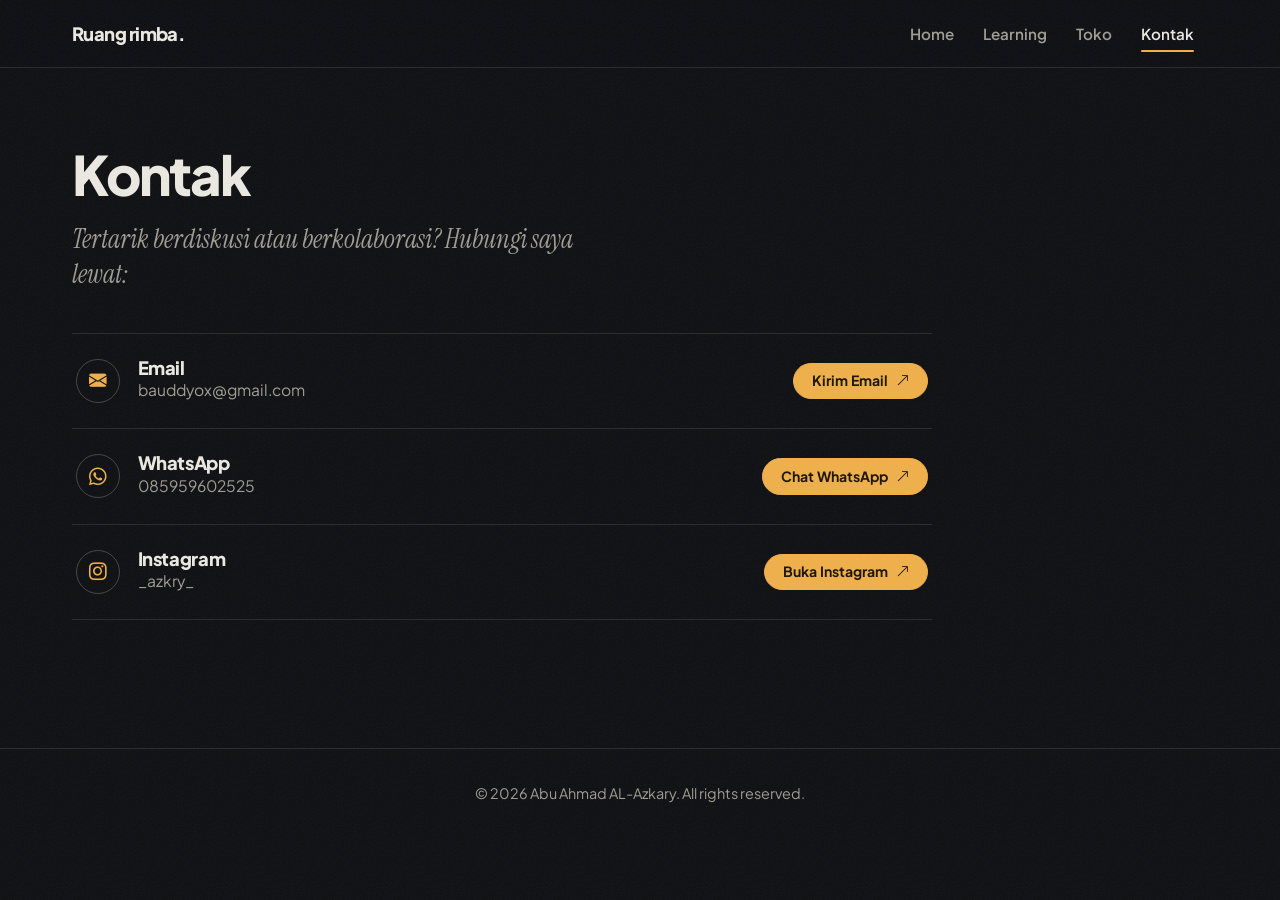
<file: kontak.html>
<!DOCTYPE html>
<html lang="id" data-bs-theme="dark">
<head>
  <meta charset="UTF-8">
  <meta name="viewport" content="width=device-width, initial-scale=1.0">
  <title>Kontak | Abu Ahmad Al-Azkary</title>
  <link href="https://cdn.jsdelivr.net/npm/bootstrap@5.3.3/dist/css/bootstrap.min.css" rel="stylesheet">
  <link rel="preconnect" href="https://fonts.googleapis.com">
  <link rel="preconnect" href="https://fonts.gstatic.com" crossorigin>
  <link href="https://fonts.googleapis.com/css2?family=Instrument+Serif:ital@0;1&family=Plus+Jakarta+Sans:wght@400;500;600;700;800&display=swap" rel="stylesheet">
  <link href="https://cdn.jsdelivr.net/npm/bootstrap-icons@1.11.3/font/bootstrap-icons.min.css" rel="stylesheet">
  <link rel="stylesheet" href="style.css">
  <meta name="theme-color" content="#0e0f12">
  <script>document.documentElement.classList.add("js");</script>
</head>
<body>
    <nav class="navbar navbar-expand-md sticky-top custom-navbar" data-bs-theme="dark">
      <div class="container">
        <a class="navbar-brand logo" href="index.html">Ruang rimba.</a>

        <button class="navbar-toggler" type="button"
                data-bs-toggle="collapse" data-bs-target="#menu"
                aria-controls="menu" aria-expanded="false" aria-label="Buka menu">
          <span class="navbar-toggler-icon"></span>
        </button>

        <div class="collapse navbar-collapse" id="menu">
          <ul class="navbar-nav ms-auto">
            <li class="nav-item"><a class="nav-link" href="index.html">Home</a></li>
            <li class="nav-item"><a class="nav-link" href="learning.html">Learning</a></li>
            <li class="nav-item"><a class="nav-link" href="toko.html">Toko</a></li>
            <li class="nav-item"><a class="nav-link" href="kontak.html">Kontak</a></li>
          </ul>
        </div>
      </div>
    </nav>

    <main class="container py-5">
        <h1 class="title">Kontak</h1>
        <p class="kontak-lead">Tertarik berdiskusi atau berkolaborasi? Hubungi saya lewat:</p>

        <div class="contact-list">

            <div class="contact-row">
                <span class="contact-icon"><i class="bi bi-envelope-fill"></i></span>
                <div>
                    <h2>Email</h2>
                    <p>bauddyox@gmail.com</p>
                </div>
                <a href="mailto:bauddyox@gmail.com" class="btn btn-info btn-sm">Kirim Email <i class="bi bi-arrow-up-right"></i></a>
            </div>

            <div class="contact-row">
                <span class="contact-icon"><i class="bi bi-whatsapp"></i></span>
                <div>
                    <h2>WhatsApp</h2>
                    <p>085959602525</p>
                </div>
                <a href="https://wa.me/6285959602525" target="_blank" rel="noopener" class="btn btn-info btn-sm">Chat WhatsApp <i class="bi bi-arrow-up-right"></i></a>
            </div>

            <div class="contact-row">
                <span class="contact-icon"><i class="bi bi-instagram"></i></span>
                <div>
                    <h2>Instagram</h2>
                    <p>_azkry_</p>
                </div>
                <a href="https://instagram.com/_azkry_" target="_blank" rel="noopener" class="btn btn-info btn-sm">Buka Instagram <i class="bi bi-arrow-up-right"></i></a>
            </div>

        </div>
    </main>

  <footer>
    <p>&copy; 2026 Abu Ahmad AL-Azkary. All rights reserved.</p>
  </footer>
  <script src="https://cdn.jsdelivr.net/npm/bootstrap@5.3.3/dist/js/bootstrap.bundle.min.js"></script>
  <script src="script.js"></script>
</body>
</html>
</file>
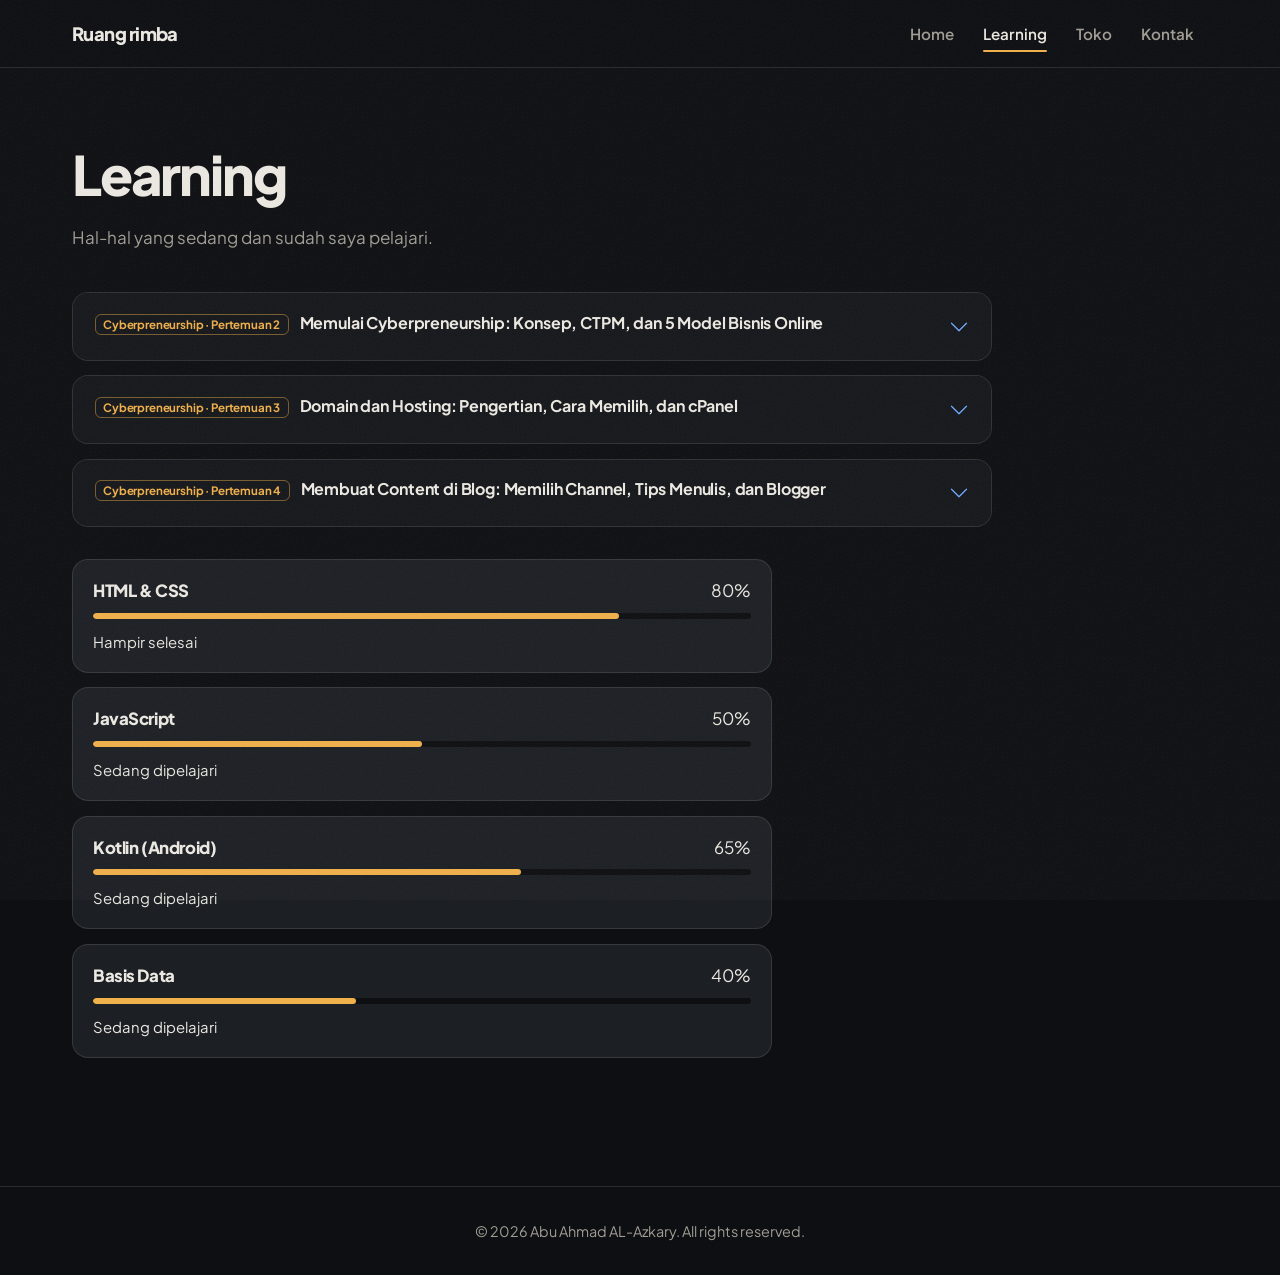
<file: learning.html>
<!DOCTYPE html>
<html lang="id" data-bs-theme="dark">
<head>
  <meta charset="UTF-8">
  <meta name="viewport" content="width=device-width, initial-scale=1.0">
  <title>Learning: Catatan Kuliah Cyberpreneurship, Domain, dan Hosting | Ruang Rimba</title>
  <meta name="description" content="Kumpulan ringkasan materi kuliah Cyberpreneurship: konsep bisnis online, rumus CTPM, model bisnis online, domain, hosting, dan cPanel.">
  <meta name="keywords" content="cyberpreneurship, bisnis online, CTPM, domain, hosting, cPanel, softaculous, affiliate marketing">
  <link rel="canonical" href="https://dyox.my.id/learning.html">
  <meta property="og:title" content="Learning: Catatan Kuliah Cyberpreneurship, Domain, dan Hosting">
  <meta property="og:description" content="Catatan belajar Cyberpreneurship: dari konsep dasar sampai 5 model bisnis online.">
  <meta property="og:type" content="article">
  <link href="https://cdn.jsdelivr.net/npm/bootstrap@5.3.3/dist/css/bootstrap.min.css" rel="stylesheet">
  <link rel="preconnect" href="https://fonts.googleapis.com">
  <link rel="preconnect" href="https://fonts.gstatic.com" crossorigin>
  <link href="https://fonts.googleapis.com/css2?family=Instrument+Serif:ital@0;1&family=Plus+Jakarta+Sans:wght@400;500;600;700;800&display=swap" rel="stylesheet">
  <link rel="stylesheet" href="style.css">
  <meta name="theme-color" content="#0e0f12">
  <script>document.documentElement.classList.add("js");</script>
</head>
<body>
    <nav class="navbar navbar-expand-md sticky-top custom-navbar" data-bs-theme="dark">
      <div class="container">
        <a class="navbar-brand logo" href="index.html">Ruang rimba</a>

        <button class="navbar-toggler" type="button"
                data-bs-toggle="collapse" data-bs-target="#menu"
                aria-controls="menu" aria-expanded="false" aria-label="Buka menu">
          <span class="navbar-toggler-icon"></span>
        </button>

        <div class="collapse navbar-collapse" id="menu">
          <ul class="navbar-nav ms-auto">
            <li class="nav-item"><a class="nav-link" href="index.html">Home</a></li>
            <li class="nav-item"><a class="nav-link" href="learning.html">Learning</a></li>
            <li class="nav-item"><a class="nav-link" href="toko.html">Toko</a></li>
            <li class="nav-item"><a class="nav-link" href="kontak.html">Kontak</a></li>
          </ul>
        </div>
      </div>
    </nav>

  <main class="section">
    <h1 class="title">Learning</h1>
    <p class="desc">Hal-hal yang sedang dan sudah saya pelajari.</p>

    <div class="accordion" id="learning-accordion">

      <!-- ===== MATERI 1: Cyberpreneurship Pertemuan 2 ===== -->
      <div class="accordion-item">
        <h2 class="accordion-header">
          <button class="accordion-button collapsed" type="button"
                  data-bs-toggle="collapse" data-bs-target="#materi-cyber-p2"
                  aria-expanded="false" aria-controls="materi-cyber-p2">
            <span>
              <span class="badge text-bg-primary me-2">Cyberpreneurship · Pertemuan 2</span>
              Memulai Cyberpreneurship: Konsep, CTPM, dan 5 Model Bisnis Online
            </span>
          </button>
        </h2>

        <div id="materi-cyber-p2" class="accordion-collapse collapse" data-bs-parent="#learning-accordion">
          <div class="accordion-body">

            <p class="text-muted small">
              Ringkasan modul mata kuliah Cyberpreneurship (KP225), Fakultas Teknologi Informasi,
              Universitas Budi Luhur. Ditulis ulang dengan bahasa sendiri sebagai catatan belajar.
            </p>

            <!-- 1. Konsep -->
            <section id="cp-konsep" class="mb-4">
              <h3 class="h5">1. Apa Itu Cyberpreneurship?</h3>
              <p>
                Kalau <strong>entrepreneur</strong> adalah orang yang menjalankan bisnis secara sistematis
                sampai menghasilkan pemasukan, maka <strong>cyberpreneur</strong> adalah orang yang
                menjalankan bisnis <strong>online</strong> dengan cara yang sama. Jadi bedanya ada di medianya:
                bisnisnya berjalan lewat internet, misalnya website, blog, atau media sosial.
              </p>
              <p class="mb-1">Istilah lain yang artinya mirip:</p>
              <ul>
                <li>Infopreneur</li>
                <li>Internet business / online business</li>
                <li>Googlepreneur</li>
                <li>Wirausaha online</li>
              </ul>
              <p class="mb-1">Beberapa fakta tentang pebisnis online:</p>
              <ul class="mb-0">
                <li>Memakai website atau media sosial sebagai sumber penghasilan.</li>
                <li>Berusaha agar websitenya muncul di 10 besar hasil pencarian Google.</li>
                <li>Berusaha mengumpulkan banyak follower di Facebook, Instagram, dan YouTube.</li>
                <li>Penghasilan paling sering datang dari Google AdSense, jualan online, dan affiliate marketing.</li>
                <li>Butuh waktu yang tidak sebentar untuk bisa berhasil.</li>
              </ul>
            </section>

            <!-- 2. Googlepreneur -->
            <section id="cp-googlepreneur" class="mb-4">
              <h3 class="h5">2. Googlepreneur dan Tools Google untuk Bisnis Online</h3>
              <p>
                <strong>Googlepreneur</strong> adalah orang yang mendapat penghasilan dengan memanfaatkan
                layanan Google. Pemasukannya ada dua jenis: <em>langsung</em> (dibayar Google lewat AdSense)
                dan <em>tidak langsung</em> (membawa banyak calon pembeli ke toko online, situs lelang,
                situs pendidikan, dan sejenisnya).
              </p>
              <div class="table-responsive">
                <table class="table table-bordered table-sm align-middle">
                  <thead>
                    <tr><th scope="col">Tools Google</th><th scope="col">Kegunaan untuk bisnis online</th></tr>
                  </thead>
                  <tbody>
                    <tr><td>Google Search</td><td>Mencari tahu kompetitor dan sumber pengunjung</td></tr>
                    <tr><td>Google Keyword Planner</td><td>Mencari keyword yang banyak dicari untuk suatu niche</td></tr>
                    <tr><td>YouTube</td><td>Upload video dan cari inspirasi konten</td></tr>
                    <tr><td>Gmail</td><td>Layanan email</td></tr>
                    <tr><td>Blogger</td><td>Blog gratis</td></tr>
                    <tr><td>Google My Business</td><td>Mendaftarkan bisnis di Google Maps</td></tr>
                    <tr><td>Google Ads</td><td>Beriklan supaya promosi lebih cepat</td></tr>
                    <tr><td>Google Analytics</td><td>Melihat traffic website</td></tr>
                  </tbody>
                </table>
              </div>
            </section>

            <!-- 3. CTPM -->
            <section id="cp-ctpm" class="mb-4">
              <h3 class="h5">3. Rumus Sukses Cyberpreneur: CTPM</h3>
              <p>
                Menurut sitesell.com, ada empat tahap yang disingkat <strong>CTPM</strong>:
                <strong>C</strong>ontent, <strong>T</strong>raffic, <strong>P</strong>resell, dan
                <strong>M</strong>onetize.
              </p>
              <div class="row g-3">
                <div class="col-md-6">
                  <div class="border rounded p-3 h-100">
                    <h4 class="h6">Content</h4>
                    <p class="mb-0 small">
                      Isi dari website atau media sosial: blog, forum, video, galeri foto, postingan, dan lain-lain.
                      Konten bisa dibuat pemilik (contoh: blog di Blogspot, akun Instagram jktinfo)
                      atau dibuat member (contoh: OLX).
                    </p>
                  </div>
                </div>
                <div class="col-md-6">
                  <div class="border rounded p-3 h-100">
                    <h4 class="h6">Traffic</h4>
                    <p class="mb-0 small">
                      Pengunjung yang datang ke website atau media sosial. Sumbernya bisa dari search engine,
                      forum, iklan, email, affiliate, social network, dan paid promote. Konten yang menarik
                      biasanya otomatis mengundang pengunjung. Traffic bisa dipantau dengan tools seperti
                      ExtremeTracking dan Histats.
                    </p>
                  </div>
                </div>
                <div class="col-md-6">
                  <div class="border rounded p-3 h-100">
                    <h4 class="h6">Presell</h4>
                    <p class="mb-0 small">
                      Menulis tentang sesuatu yang ingin dipromosikan, misalnya rekomendasi, ulasan,
                      penjelasan, atau perbandingan produk (contoh: iPhone 5 vs Galaxy S3) dengan
                      link afiliasi di dalamnya.
                    </p>
                  </div>
                </div>
                <div class="col-md-6">
                  <div class="border rounded p-3 h-100">
                    <h4 class="h6">Monetize</h4>
                    <p class="mb-0 small">
                      Tahap mendapatkan uang, yaitu dari penjualan produk atau jasa langsung,
                      iklan AdSense, afiliasi, dan sebagainya.
                    </p>
                  </div>
                </div>
              </div>
            </section>

            <!-- 4. Langkah -->
            <section id="cp-langkah" class="mb-4">
              <h3 class="h5">4. Lima Langkah Menjadi Cyberpreneur</h3>
              <ol>
                <li class="mb-2">
                  <strong>Siapkan mindset bisnis online.</strong>
                  Tentukan motivasinya dulu (gaji kedua atau waktu yang lebih bebas), fokus di 1 sampai 2 model bisnis saja,
                  kuasai hal utama dan delegasikan yang sekunder, serta tetap konsisten walaupun sering gagal.
                </li>
                <li class="mb-2">
                  <strong>Pahami 5 model bisnis online</strong> lalu pilih yang menurut kita paling mudah (dibahas di bagian berikutnya).
                </li>
                <li class="mb-2">
                  <strong>Pilih topik atau niche.</strong>
                  Niche sebaiknya kita sukai dan punya komunitas pembeli. Kesalahan umum dalam memilih niche:
                  terlalu luas, tidak menguasai topiknya, tidak ada kompetisi, dan topik yang serba gratis.
                </li>
                <li class="mb-2">
                  <strong>Buat rencana bisnis (business plan).</strong>
                  Isinya: business summary, competition analysis, USP (unique selling proposition),
                  website development plan, content development plan, dan traffic generation plan.
                </li>
                <li>
                  <strong>Jalankan rumus CTPM</strong> dari Content sampai Monetize.
                </li>
              </ol>

              <h4 class="h6 mt-3">Contoh rencana bisnis dari modul</h4>
              <p class="small mb-0">
                Blog review produk best seller Amazon memakai Blogspot gratis (jadi tidak perlu beli hosting dan domain).
                Pendapatannya dari AdSense dan Amazon. Pembedanya (USP) adalah gambar produk yang lebih besar
                dibanding kompetitor. Kontennya 10 review produk per minggu, dan trafficnya ditargetkan dari
                search engine dengan memilih 50 keyword terbaik, membuat sekitar 50 halaman produk per bulan,
                serta menerapkan SEO on-page dan off-page.
              </p>
            </section>

            <!-- 5. Model bisnis -->
            <section id="cp-model" class="mb-4">
              <h3 class="h5">5. Lima Model Bisnis Online</h3>
              <div class="table-responsive">
                <table class="table table-bordered align-middle">
                  <thead>
                    <tr>
                      <th scope="col" style="width:28%">Model</th>
                      <th scope="col">Penjelasan singkat</th>
                    </tr>
                  </thead>
                  <tbody>
                    <tr>
                      <td><strong>Menjual produk sendiri</strong><br><span class="small text-muted">Sell your own product</span></td>
                      <td>Jual lewat toko online sendiri, media sosial, atau marketplace (Tokopedia, Bukalapak, Shopee).
                          Bisa juga produk digital seperti ebook, software, kursus, atau akses membership.</td>
                    </tr>
                    <tr>
                      <td><strong>Menjual keahlian</strong><br><span class="small text-muted">Sell your own skills</span></td>
                      <td>Menawarkan jasa seperti desain grafis, pembuatan website, programmer, penulis artikel,
                          transkrip, penerjemah, virtual assistant, konsultan SEO, atau pengelola iklan PPC.
                          Proyeknya bisa dicari di platform freelance seperti Freelancer.com.</td>
                    </tr>
                    <tr>
                      <td><strong>Affiliate marketing</strong><br><span class="small text-muted">Merekomendasikan produk</span></td>
                      <td>Memasarkan produk pihak lain dan dapat komisi dari tiap penjualan lewat link afiliasi.
                          Ada 3 jenis komisi: <em>Pay Per Sale</em> (per penjualan), <em>Pay Per Lead</em> (per pendaftaran),
                          dan <em>Pay Per Action</em> (per tindakan, misalnya install aplikasi).
                          Strateginya bisa lewat blog review, perbandingan produk, ranking/directory, atau info kupon.</td>
                    </tr>
                    <tr>
                      <td><strong>Contextual advertising</strong><br><span class="small text-muted">Membuat ruang iklan</span></td>
                      <td>Fokus mendapat penghasilan dari iklan yang terpasang di website, misalnya Google AdSense.
                          Cocok untuk blog berita, blog review, forum, portal berita, social network, marketplace, atau e-learning.</td>
                    </tr>
                    <tr>
                      <td><strong>Site flipping</strong><br><span class="small text-muted">Menjual aset online</span></td>
                      <td>Menjual website, akun media sosial, atau aplikasi yang sudah menghasilkan. Nilai jualnya naik kalau
                          penghasilan bulanannya ada, banyak keyword masuk 10 besar, pengunjung ribuan, follower banyak,
                          dan mudah dirawat.</td>
                    </tr>
                  </tbody>
                </table>
              </div>
            </section>

            <!-- 6. Kesimpulan -->
            <section id="cp-kesimpulan" class="mb-3">
              <h3 class="h5">6. Kesimpulan</h3>
              <p class="mb-0">
                Dari materi ini saya menangkap bahwa bisnis online bukan soal cepat kaya, tetapi soal proses yang sistematis.
                Google punya banyak tools yang membantu, rumus CTPM jadi panduan alurnya, dan ada 5 model bisnis yang bisa
                dipilih sesuai kemampuan. Kuncinya: pilih niche yang disukai, fokus di satu atau dua model, dan konsisten.
              </p>
            </section>

            <footer class="border-top pt-3 small text-muted">
              <p class="mb-1"><strong>Sumber:</strong> Modul Perkuliahan #2 "Memulai Cyberpreneurship", Cyberpreneurship KP225,
                Fakultas Teknologi Informasi Universitas Budi Luhur (Wahyu Pramusinto, S.Kom, M.Kom dan Subandi, S.Kom, M.Kom).</p>
              <p class="mb-0"><strong>Referensi modul:</strong> Sukarto &amp; Santoso (2008), <em>Sukses Berbisnis di Internet dalam 29 Hari</em>,
                Gramedia Pustaka Utama; Paulsen (2017), <em>Online Business From Scratch</em>.</p>
            </footer>

          </div>
        </div>
      </div>
      <!-- ===== AKHIR MATERI 1 ===== -->

            <!-- ===== MATERI 2: Cyberpreneurship Pertemuan 3 ===== -->
      <div class="accordion-item">
        <h2 class="accordion-header">
          <button class="accordion-button collapsed" type="button"
                  data-bs-toggle="collapse" data-bs-target="#materi-cyber-p3"
                  aria-expanded="false" aria-controls="materi-cyber-p3">
            <span>
              <span class="badge text-bg-primary me-2">Cyberpreneurship · Pertemuan 3</span>
              Domain dan Hosting: Pengertian, Cara Memilih, dan cPanel
            </span>
          </button>
        </h2>

        <div id="materi-cyber-p3" class="accordion-collapse collapse" data-bs-parent="#learning-accordion">
          <div class="accordion-body">

            <p class="text-muted small">
              Ringkasan modul mata kuliah Cyberpreneurship (KP225), Fakultas Teknologi Informasi,
              Universitas Budi Luhur. Ditulis ulang dengan bahasa sendiri sebagai catatan belajar.
            </p>

            <!-- 1. Domain -->
            <section id="dh-domain" class="mb-4">
              <h3 class="h5">1. Apa Itu Domain?</h3>
              <p>
                <strong>Domain</strong> adalah nama alamat sebuah website di internet, contohnya
                google.com atau budiluhur.ac.id. Awalnya komputer diakses lewat IP Address berupa angka.
                Lalu <strong>DNS</strong> mengubah angka itu menjadi nama yang mudah diingat. Hanya IP Public
                yang bisa diakses lewat internet.
              </p>

              <h4 class="h6">Original Top Level Domain (TLD)</h4>
              <ul>
                <li><strong>.com</strong>: komersial (terbuka untuk umum)</li>
                <li><strong>.org</strong>: organisasi (terbuka untuk umum)</li>
                <li><strong>.net</strong>: network (terbuka untuk umum)</li>
                <li><strong>.edu</strong>: pendidikan</li>
                <li><strong>.mil</strong> dan <strong>.gov</strong>: militer dan pemerintahan (khusus USA)</li>
              </ul>

              <h4 class="h6">Country Code TLD (ccTLD)</h4>
              <p>
                Tiap negara punya ekstensi sendiri, misalnya <strong>.id</strong> (Indonesia),
                .my (Malaysia), .sg (Singapura), .jp (Jepang), .kr (Korea Selatan), .au (Australia),
                .uk (Inggris), .us (USA), .de (Jerman), .fr (Perancis), .in (India), dan .th (Thailand).
              </p>

              <h4 class="h6">Ekstensi domain .id</h4>
              <div class="table-responsive">
                <table class="table table-bordered table-sm align-middle">
                  <thead>
                    <tr>
                      <th scope="col">Ekstensi</th>
                      <th scope="col">Untuk</th>
                      <th scope="col">Persyaratan</th>
                    </tr>
                  </thead>
                  <tbody>
                    <tr><td>.id</td><td>Bebas</td><td>Tanpa syarat</td></tr>
                    <tr><td>.my.id</td><td>Bebas</td><td>Tanpa syarat</td></tr>
                    <tr><td>.biz.id</td><td>Bebas</td><td>Tanpa syarat</td></tr>
                    <tr><td>.web.id</td><td>Personal</td><td>KTP penanggung jawab</td></tr>
                    <tr><td>.ac.id</td><td>Akademik</td><td>KTP penanggung jawab, SK pendirian lembaga, akta notaris atau SK rektor, surat kuasa</td></tr>
                    <tr><td>.sch.id</td><td>Sekolah</td><td>KTP penanggung jawab, surat permohonan dan surat kuasa dari kepala sekolah</td></tr>
                    <tr><td>.co.id</td><td>Perusahaan</td><td>KTP penanggung jawab, SIUP/TDP atau akta notaris, NPWP perusahaan</td></tr>
                    <tr><td>.or.id</td><td>Organisasi</td><td>KTP pimpinan lembaga, akta notaris atau SK internal organisasi</td></tr>
                    <tr><td>.ponpes.id</td><td>Pondok pesantren</td><td>KTP penanggung jawab, surat pengantar dari pimpinan pondok atau institusi</td></tr>
                  </tbody>
                </table>
              </div>
            </section>

            <!-- 2. Menentukan nama domain -->
            <section id="dh-nama-domain" class="mb-4">
              <h3 class="h5">2. Menentukan Nama Domain</h3>

              <h4 class="h6">Aturan penamaan</h4>
              <ul>
                <li>Tidak boleh memakai spasi.</li>
                <li>Huruf besar atau kecil tidak berpengaruh.</li>
                <li>Tidak boleh diawali atau diakhiri tanda minus (-).</li>
                <li>Hanya boleh berisi huruf, angka (0-9), dan tanda minus.</li>
                <li>Maksimal 63 karakter, tidak termasuk ekstensinya.</li>
              </ul>

              <h4 class="h6">Cek pemilik domain (WHOIS)</h4>
              <p>
                Lewat layanan WHOIS seperti who.is, kita bisa mengecek apakah sebuah domain sudah dipakai,
                kapan didaftarkan, kapan kedaluwarsa, dan DNS-nya. Data pemilik juga bisa muncul, tapi bisa
                disembunyikan dengan <em>whois protection</em> (biasanya berbayar). Datanya juga tidak
                sepenuhnya valid karena tidak ada verifikasi saat membeli domain.
              </p>

              <h4 class="h6">Registrar</h4>
              <p>
                Organisasi yang mengelola pendaftaran domain disebut <strong>registrar</strong>. Registrar
                biasanya juga menjual hosting, dan domain bisa dibeli di registrar yang berbeda dari hostingnya.
                Contohnya: Niagahoster, Rumahweb, Qwords, IDwebhost, Exabytes, Namecheap, GoDaddy, dan Hostgator.
              </p>

              <h4 class="h6">7 tips memilih nama domain</h4>
              <ol>
                <li class="mb-1"><strong>Sesuaikan dengan nama brand</strong>, seperti gramedia.com atau niagahoster.co.id.</li>
                <li class="mb-1"><strong>Sesuaikan dengan produk yang dijual</strong>, misalnya tokobuku.com untuk toko buku.</li>
                <li class="mb-1"><strong>Usahakan pakai .com</strong> karena paling dikenal. Kalau sudah terpakai, baru pilih .co.id, .id, atau yang lain.</li>
                <li class="mb-1"><strong>Mudah diingat</strong>: jangan terlalu panjang, dan kalau pakai angka taruh di depan atau belakang (contoh 21cineplex.com, mobil88.com), jangan di tengah.</li>
                <li class="mb-1"><strong>Cari registrar yang murah</strong>. Domain dibayar tahunan, harganya kadang belum termasuk PPN, dan cek juga testimoni pelanggan.</li>
                <li class="mb-1"><strong>Gunakan kata kunci</strong>, misalnya jualsepatubola.com kalau menargetkan keyword "jual sepatu bola".</li>
                <li><strong>Hindari nama yang melanggar hak cipta</strong>, seperti facebook.my.id atau klikbca.web.id.</li>
              </ol>
            </section>

            <!-- 3. Hosting -->
            <section id="dh-hosting" class="mb-4">
              <h3 class="h5">3. Apa Itu Hosting?</h3>
              <p>
                <strong>Hosting</strong> adalah tempat menyimpan semua script web, database, gambar, dan video
                supaya website bisa diakses di internet. Hosting bisa dibeli bulanan atau tahunan.
                Untuk pemula biasanya dipakai <strong>shared hosting</strong>, yaitu satu server dipakai banyak
                pelanggan. Kalau traffic sudah tinggi, sebaiknya pindah ke <strong>dedicated hosting</strong>
                atau <strong>VPS</strong>.
              </p>

              <h4 class="h6">5 tips memilih hosting</h4>
              <ol>
                <li class="mb-2">
                  <strong>Sesuaikan kapasitas penyimpanan.</strong>
                  Blog pribadi, toko online, dan e-learning butuh kapasitas berbeda. Hosting "unlimited"
                  biasanya tetap punya batas jumlah file, jadi tidak benar-benar unlimited.
                </li>
                <li class="mb-2">
                  <strong>Pastikan bandwidth cukup.</strong>
                  Setiap akses ke website memakai bandwidth, dan pemakaiannya di-reset tiap awal bulan.
                  Sesuaikan dengan perkiraan traffic bulanan.
                </li>
                <li class="mb-2">
                  <strong>Perhatikan lokasi server.</strong>
                  Kalau pengunjung utamanya dari Indonesia, pilih server di Indonesia supaya lebih cepat.
                </li>
                <li class="mb-2">
                  <strong>Lihat fasilitasnya:</strong> bahasa pemrograman dan DBMS yang didukung, ada cPanel atau tidak,
                  ada Softaculous atau tidak, bisa add-on domain, serta jumlah email dan subdomain yang boleh dibuat.
                </li>
                <li>
                  <strong>Baca syarat dan ketentuan.</strong>
                  Biasanya website judi, pornografi, SARA, pelanggaran hak cipta, dan penipuan dilarang.
                  Software seperti spam, web proxy, bot IRC, dan file sharing berhak cipta juga dilarang.
                </li>
              </ol>
            </section>

            <!-- 4. cPanel -->
            <section id="dh-cpanel" class="mb-4">
              <h3 class="h5">4. cPanel dan Softaculous</h3>
              <p>
                <strong>cPanel</strong> adalah control panel untuk mengelola data di hosting. Fungsinya antara lain:
              </p>
              <ul>
                <li>Membuat alamat email (<code>username@namadomain.com</code>)</li>
                <li>Membuat subdomain (<code>sub.namadomain.com</code>)</li>
                <li>Mengatur file: buat, ubah, hapus, dan download</li>
                <li>Mengatur add-on domain (kalau tersedia)</li>
                <li>Backup file website</li>
                <li>Melihat traffic pengunjung harian</li>
              </ul>
              <p>
                Setelah membeli hosting, penyedia akan mengirim username dan password cPanel. Biasanya cPanel
                bisa dibuka lewat <code>namadomain.com/cpanel</code>, atau port 2082 dan 2083.
              </p>
              <p class="mb-0">
                <strong>Softaculous</strong> adalah fitur di cPanel untuk memasang CMS dengan mudah, tanpa
                upload file CMS dan tanpa membuat database sendiri. Tinggal pilih CMS (WordPress, Joomla,
                PrestaShop, Drupal, phpBB, SMF, MediaWiki, Dolphin, dan lain-lain), lalu klik Install Now.
              </p>
            </section>

            <!-- 5. Kesimpulan -->
            <section id="dh-kesimpulan" class="mb-3">
              <h3 class="h5">5. Kesimpulan</h3>
              <p class="mb-0">
                Untuk punya website, kita butuh dua hal: domain sebagai alamat dan hosting sebagai tempat
                menyimpan datanya. Keduanya dibeli di registrar. Pilih nama domain yang singkat dan mudah diingat,
                lalu pilih hosting sesuai kebutuhan kapasitas, bandwidth, dan lokasi server. Setelah itu, cPanel
                dan Softaculous membantu mengelola website dan memasang CMS dengan cepat.
              </p>
            </section>

            <footer class="border-top pt-3 small text-muted">
              <p class="mb-1"><strong>Sumber:</strong> Modul Perkuliahan #3 "Domain dan Hosting", Cyberpreneurship KP225,
                Fakultas Teknologi Informasi Universitas Budi Luhur (Wahyu Pramusinto, S.Kom, M.Kom dan Subandi, S.Kom, M.Kom).</p>
              <p class="mb-0"><strong>Referensi modul:</strong> Sukarto &amp; Santoso (2008), <em>Sukses Berbisnis di Internet dalam 29 Hari</em>,
                Gramedia Pustaka Utama; Paulsen (2017), <em>Online Business From Scratch</em>.</p>
            </footer>

          </div>
        </div>
      </div>
      <!-- ===== AKHIR MATERI 2 ===== -->

            <!-- ===== MATERI 3: Cyberpreneurship Pertemuan 4 ===== -->
      <div class="accordion-item">
        <h2 class="accordion-header">
          <button class="accordion-button collapsed" type="button"
                  data-bs-toggle="collapse" data-bs-target="#materi-cyber-p4"
                  aria-expanded="false" aria-controls="materi-cyber-p4">
            <span>
              <span class="badge text-bg-primary me-2">Cyberpreneurship · Pertemuan 4</span>
              Membuat Content di Blog: Memilih Channel, Tips Menulis, dan Blogger
            </span>
          </button>
        </h2>

        <div id="materi-cyber-p4" class="accordion-collapse collapse" data-bs-parent="#learning-accordion">
          <div class="accordion-body">

            <p class="text-muted small">
              Ringkasan modul mata kuliah Cyberpreneurship (KP225), Fakultas Teknologi Informasi,
              Universitas Budi Luhur. Ditulis ulang dengan bahasa sendiri sebagai catatan belajar.
            </p>

            <!-- 1. Channel -->
            <section id="bc-channel" class="mb-4">
              <h3 class="h5">1. Memilih Channel untuk Content</h3>
              <p>
                Sesuai rumus CTPM, bisnis online butuh <strong>content</strong> karena content inilah yang
                mendatangkan pengunjung. Content bisa berupa postingan blog, postingan Instagram, atau video YouTube.
                Yang penting, content baru harus rutin dibuat supaya follower tidak bosan dan follower baru ikut datang.
              </p>
              <p class="mb-1">Channel yang bisa dipakai:</p>
              <ul>
                <li>Instagram</li>
                <li>Facebook</li>
                <li>YouTube</li>
                <li>LinkedIn</li>
                <li>Blog / website</li>
                <li>Forum diskusi</li>
                <li>Podcast</li>
              </ul>
              <p>
                Dari semua itu, pilih <strong>maksimal 2 sampai 3 channel</strong> saja dan fokus membangun
                content di sana. Lebih baik fokus di sedikit channel daripada punya banyak channel tapi tidak terurus.
              </p>

              <h4 class="h6">3 tips memilih channel</h4>
              <ol class="mb-0">
                <li class="mb-1"><strong>Sesuaikan dengan target market.</strong> Riset dulu di mana calon pembeli berkumpul. Misalnya anak muda biasanya lebih aktif di Instagram daripada Facebook.</li>
                <li class="mb-1"><strong>Lihat channel yang dipakai pesaing.</strong> Kalau channel pesaing punya banyak follower, berarti kita juga perlu hadir di sana.</li>
                <li><strong>Pilih yang kita kuasai.</strong> Kalau tidak jago edit video, jangan pilih YouTube, kecuali ada budget untuk bayar editor.</li>
              </ol>
            </section>

            <!-- 2. Teori content -->
            <section id="bc-teori" class="mb-4">
              <h3 class="h5">2. Teori Pembuatan Content</h3>

              <h4 class="h6">Dari mana ide topiknya?</h4>
              <ul>
                <li><strong>Tanya follower</strong>, misalnya lewat polling, lalu jawaban terbanyak dijadikan content.</li>
                <li><strong>Fokus di niche yang dikuasai</strong>, karena menulis topik yang dikuasai jauh lebih mudah.</li>
                <li><strong>Cek pertanyaan di Quora</strong> atau situs tanya jawab lain, lalu jawab yang kita tahu jawabannya.</li>
                <li><strong>Lihat content kompetitor</strong> dan buat topik serupa dengan versi sendiri.</li>
                <li><strong>Pantau forum diskusi online</strong> yang sesuai niche sebagai bahan referensi.</li>
              </ul>

              <h4 class="h6">8 tips membuat content yang baik</h4>
              <ol>
                <li class="mb-1"><strong>Orisinil.</strong> Idenya boleh sama, tapi jangan menyontek 100%. Ubah atau tambahkan bagian supaya unik.</li>
                <li class="mb-1"><strong>Headline menarik.</strong> Judul boleh memancing klik, tapi harus tetap sesuai isi.</li>
                <li class="mb-1"><strong>Menjawab pertanyaan atau masalah orang lain.</strong></li>
                <li class="mb-1"><strong>Akurat.</strong> Pastikan informasinya benar dan jangan menyebarkan hoax.</li>
                <li class="mb-1"><strong>Bahasa mudah dimengerti</strong>, memakai bahasa sehari-hari supaya tidak berat dibaca.</li>
                <li class="mb-1"><strong>Sisipkan gambar atau video</strong> supaya pembaca tidak lelah membaca teks panjang.</li>
                <li class="mb-1"><strong>Update rutin</strong>, idealnya sehari sekali atau paling lama seminggu sekali.</li>
                <li><strong>Sebutkan sumber</strong> kalau mengutip dari channel lain.</li>
              </ol>

              <h4 class="h6">Etika membuat content</h4>
              <ul class="mb-0">
                <li>Informasi harus jujur dan sesuai fakta.</li>
                <li>Tidak membuat berita fitnah, sadis, atau cabul.</li>
                <li>Tidak menulis berdasarkan prasangka atau diskriminasi (SARA, jenis kelamin, bahasa).</li>
                <li>Tidak merendahkan martabat orang yang lemah, miskin, sakit, atau penyandang disabilitas.</li>
                <li>Tidak menyebarkan hoax atau berita yang belum jelas kebenarannya.</li>
              </ul>
            </section>

            <!-- 3. Blog -->
            <section id="bc-blog" class="mb-4">
              <h3 class="h5">3. Content di Blog</h3>
              <p>
                <strong>Blog</strong> adalah website berisi konten personal dari pemiliknya, bisa berupa artikel,
                video, foto, dan link ke website lain. Isi blog disebut <strong>postingan</strong>, dan biasanya
                ditampilkan dari yang terbaru ke yang terlama.
              </p>
              <p class="mb-1">Beberapa layanan blog gratis:</p>
              <p>
                Blogger, WordPress.com, Tumblr, Wix, Medium, Weebly, LiveJournal, Jimdo, SimpleSite, dan Svbtle.
                Masing-masing punya kelebihan dan kekurangan.
              </p>

              <h4 class="h6">Kelebihan Blogger (Blogspot)</h4>
              <p>
                Blogger dimiliki Google, dan alamat blognya berupa subdomain blogspot.com.
              </p>
              <ul>
                <li><strong>Terintegrasi dengan akun Google</strong>, jadi cukup login pakai Gmail.</li>
                <li><strong>Gratis</strong>, tanpa perlu beli domain dan hosting.</li>
                <li><strong>Kapasitas unlimited</strong>, jadi bisa posting sebanyak apa pun.</li>
                <li><strong>Satu akun bisa punya lebih dari 50 blog.</strong></li>
              </ul>

              <h4 class="h6">Langkah membuat blog di Blogger</h4>
              <ol>
                <li class="mb-1">Login ke blogger.com dengan Google Account, isi Display Name, lalu klik Continue to Blogger.</li>
                <li class="mb-1">Klik <strong>New Blog</strong> di kiri atas.</li>
                <li class="mb-1">Isi judul blog, alamat blog (harus unik dan berakhiran .blogspot.com), dan pilih theme, lalu klik <strong>Create blog</strong>.</li>
                <li class="mb-1">Kamu akan masuk ke dashboard untuk menambah posting, mengatur tampilan, dan melihat statistik.</li>
                <li>Klik <strong>View Blog</strong> untuk melihat tampilan depannya.</li>
              </ol>

              <h4 class="h6">Langkah menulis posting</h4>
              <ol>
                <li class="mb-1">Dari dashboard, klik <strong>New Post</strong>.</li>
                <li>Isi judul, isi artikel, dan label, lalu klik <strong>Publish</strong> untuk menerbitkan.</li>
              </ol>

              <div class="row g-3">
                <div class="col-md-4">
                  <div class="border rounded p-3 h-100">
                    <h5 class="h6">Tips judul</h5>
                    <ul class="small mb-0 ps-3">
                      <li>Menarik dan mengundang klik</li>
                      <li>Pakai angka</li>
                      <li>Maksimal 60 karakter</li>
                      <li>Informatif</li>
                    </ul>
                  </div>
                </div>
                <div class="col-md-4">
                  <div class="border rounded p-3 h-100">
                    <h5 class="h6">Tips isi artikel</h5>
                    <ul class="small mb-0 ps-3">
                      <li>Utamakan mudah dibaca manusia, bukan mesin pencari</li>
                      <li>Menjawab pertanyaan pengunjung (misalnya "cara membuat toko online")</li>
                      <li>Isi sesuai judul</li>
                      <li>Gaya bahasa sesuai target pembaca</li>
                      <li>Tambahkan gambar</li>
                    </ul>
                  </div>
                </div>
                <div class="col-md-4">
                  <div class="border rounded p-3 h-100">
                    <h5 class="h6">Tips label</h5>
                    <ul class="small mb-0 ps-3">
                      <li>Label di Blogspot sama seperti kata kunci atau hashtag</li>
                      <li>Pakai kata kunci yang berhubungan dengan isi artikel</li>
                      <li>Pisahkan dengan tanda koma</li>
                    </ul>
                  </div>
                </div>
              </div>
            </section>

            <!-- 4. Kesimpulan -->
            <section id="bc-kesimpulan" class="mb-3">
              <h3 class="h5">4. Kesimpulan</h3>
              <p class="mb-0">
                Content adalah kunci untuk mendatangkan pengunjung. Pilih 2 sampai 3 channel yang sesuai target market
                dan kemampuan, buat content yang orisinil, akurat, dan rutin diperbarui, serta tetap menjaga etika.
                Untuk pemula, Blogger adalah pilihan yang mudah karena gratis dan langsung terhubung dengan akun Google.
              </p>
            </section>

            <footer class="border-top pt-3 small text-muted">
              <p class="mb-1"><strong>Sumber:</strong> Modul Perkuliahan #4 "Membuat Content di Blog", Cyberpreneurship KP225,
                Fakultas Teknologi Informasi Universitas Budi Luhur (Wahyu Pramusinto, S.Kom, M.Kom dan Subandi, S.Kom, M.Kom).</p>
              <p class="mb-0"><strong>Referensi modul:</strong> Sukarto &amp; Santoso (2008), <em>Sukses Berbisnis di Internet dalam 29 Hari</em>,
                Gramedia Pustaka Utama; Paulsen (2017), <em>Online Business From Scratch</em>; Blogger (2016), blogger.com.</p>
            </footer>

          </div>
        </div>
      </div>
      <!-- ===== AKHIR MATERI 3 ===== -->

      <!-- Materi berikutnya: copy satu blok <div class="accordion-item"> di atas,
           lalu ganti id "materi-cyber-p2" (di 2 tempat: data-bs-target & id), judul, dan isinya -->

    </div>

    <div class="learning-list" id="learning-list"></div>
  </main>

  <footer>
    <p>&copy; 2026 Abu Ahmad AL-Azkary. All rights reserved.</p>
  </footer>
  <script src="https://cdn.jsdelivr.net/npm/bootstrap@5.3.3/dist/js/bootstrap.bundle.min.js"></script>
  <script src="script.js"></script>
</body>
</html>
</file>
<file: style.css>
/* =========================================================
   RUANG RIMBA — Portfolio of Abu Ahmad Al-Azkary
   Satu file CSS untuk semua halaman.

   Cara ganti tema: ubah token di :root (bagian 1).
   Aksen = warna lampu panggung (tungsten), dipakai hemat:
   tombol utama, link aktif, dan satu sorotan di hero.
   ========================================================= */

/* ---------- 1. TOKEN ---------- */
:root {
  /* Warna */
  --bg:        #0e0f12;
  --surface:   #15171b;
  --surface-2: #1c1f24;
  --line:      rgba(236, 233, 226, .12);
  --line-strong: rgba(236, 233, 226, .24);
  --text:      #ece9e2;
  --muted:     #a09d94;
  --accent:    #f0b04a;
  --accent-ink:#1b1305;
  --accent-soft: rgba(240, 176, 74, .14);

  /* Tipografi */
  --font-sans: 'Plus Jakarta Sans', 'Segoe UI', system-ui, sans-serif;
  --font-serif: 'Instrument Serif', Georgia, 'Times New Roman', serif;

  /* Skala teks */
  --fs-hero:   clamp(2.9rem, 8.2vw, 7rem);
  --fs-h2:     clamp(2rem, 4.6vw, 3.4rem);
  --fs-h3:     clamp(1.25rem, 2vw, 1.5rem);
  --fs-lead:   clamp(1.2rem, 2.2vw, 1.6rem);
  --fs-body:   1.0625rem;
  --fs-small:  .9rem;

  /* Bentuk */
  --r-sm: 10px;
  --r-md: 16px;
  --r-lg: 24px;
  --r-pill: 999px;

  /* Ritme jarak */
  --space-section: clamp(4.5rem, 10vw, 8rem);
  --ease: cubic-bezier(.22, .61, .36, 1);
}

/* ---------- 2. DASAR ---------- */
*, *::before, *::after { box-sizing: border-box; }

html { scroll-behavior: smooth; scroll-padding-top: 84px; }

body {
  margin: 0;
  font-family: var(--font-sans);
  font-size: var(--fs-body);
  line-height: 1.7;
  color: var(--text);
  background: var(--bg);
  -webkit-font-smoothing: antialiased;
  text-rendering: optimizeLegibility;
  overflow-x: clip;
}

/* Butiran halus di seluruh halaman, memberi kesan cetak/film */
body::after {
  content: "";
  position: fixed;
  inset: 0;
  z-index: 200;
  pointer-events: none;
  opacity: .06;
  background-image: url("data:image/svg+xml,%3Csvg xmlns='http://www.w3.org/2000/svg' width='160' height='160'%3E%3Cfilter id='n'%3E%3CfeTurbulence type='fractalNoise' baseFrequency='.9' numOctaves='2' stitchTiles='stitch'/%3E%3C/filter%3E%3Crect width='100%25' height='100%25' filter='url(%23n)'/%3E%3C/svg%3E");
}

img { max-width: 100%; display: block; }

a { color: inherit; text-decoration: none; }

p { margin: 0 0 1.1rem; }

h1, h2, h3, h4, h5, h6 {
  font-family: var(--font-sans);
  font-weight: 800;
  line-height: 1.08;
  letter-spacing: -.025em;
  margin: 0 0 1rem;
}

::selection { background: var(--accent); color: var(--accent-ink); }

:focus-visible {
  outline: 2px solid var(--accent);
  outline-offset: 3px;
  border-radius: 4px;
}

.container { max-width: 1160px; }

.text-muted, .text-muted-custom, .small.text-muted, .text-muted.small { color: var(--muted) !important; }

/* Scrollbar */
::-webkit-scrollbar { width: 10px; }
::-webkit-scrollbar-track { background: var(--bg); }
::-webkit-scrollbar-thumb { background: #2b2e35; border-radius: 10px; border: 2px solid var(--bg); }
::-webkit-scrollbar-thumb:hover { background: #3a3e47; }

/* ---------- 3. NAVBAR ---------- */
.custom-navbar {
  background: rgba(14, 15, 18, .78);
  -webkit-backdrop-filter: blur(14px) saturate(140%);
  backdrop-filter: blur(14px) saturate(140%);
  border-bottom: 1px solid var(--line);
  padding: .8rem 0;
  z-index: 100;
}

.navbar-brand.logo {
  font-weight: 800;
  font-size: 1.15rem;
  letter-spacing: -.03em;
  color: var(--text);
}
.navbar-brand.logo:hover { color: var(--text); }

.custom-navbar .nav-link {
  position: relative;
  color: var(--muted);
  font-size: .95rem;
  font-weight: 600;
  padding: .45rem .9rem !important;
  transition: color .25s var(--ease);
}
.custom-navbar .nav-link:hover,
.custom-navbar .nav-link.active { color: var(--text) !important; }

/* Penanda halaman aktif: garis tipis beraksen */
.custom-navbar .nav-link.active::after {
  content: "";
  position: absolute;
  left: .9rem; right: .9rem; bottom: .1rem;
  height: 2px;
  background: var(--accent);
  border-radius: 2px;
}

.navbar-toggler { border-color: var(--line-strong); padding: .35rem .6rem; }
.navbar-toggler:focus { box-shadow: 0 0 0 2px var(--accent); }

@media (max-width: 767px) {
  .custom-navbar .navbar-collapse {
    padding: .75rem 0 .5rem;
    margin-top: .5rem;
    border-top: 1px solid var(--line);
  }
  .custom-navbar .nav-link.active::after { display: none; }
  .custom-navbar .nav-link.active { color: var(--accent) !important; }
}

/* ---------- 4. TOMBOL ---------- */
.btn {
  display: inline-flex;
  align-items: center;
  gap: .55rem;
  width: fit-content;
  padding: .85rem 1.6rem;
  border-radius: var(--r-pill);
  font-family: var(--font-sans);
  font-weight: 700;
  font-size: .98rem;
  line-height: 1.2;
  border: 1px solid transparent;
  transition: transform .25s var(--ease), background .25s var(--ease),
              color .25s var(--ease), border-color .25s var(--ease);
}
.btn i { margin: 0; transition: transform .25s var(--ease); }

/* Tombol utama (kelas lama .btn-info tetap dipakai) */
.btn-info {
  background: var(--accent);
  border-color: var(--accent);
  color: var(--accent-ink);
}
.btn-info:hover, .btn-info:focus {
  background: #f6c067;
  border-color: #f6c067;
  color: var(--accent-ink);
  transform: translateY(-2px);
}

/* Tombol sekunder */
.btn-outline-info {
  background: transparent;
  border-color: var(--line-strong);
  color: var(--text);
}
.btn-outline-info:hover, .btn-outline-info:focus {
  background: var(--surface-2);
  border-color: var(--text);
  color: var(--text);
  transform: translateY(-2px);
}

.btn-sm { padding: .55rem 1.1rem; font-size: .88rem; }
.btn-lg { padding: 1rem 1.9rem; font-size: 1rem; }

.btn .bi-arrow-up-right,
.btn .bi-arrow-right { font-size: .95em; }
.btn:hover .bi-arrow-up-right { transform: translate(2px, -2px); }
.btn:hover .bi-arrow-right { transform: translateX(3px); }

/* ---------- 5. HERO ---------- */
.hero {
  position: relative;
  padding: clamp(3rem, 7vw, 5.5rem) 0 var(--space-section);
  overflow: hidden;
}

.hero .row { --bs-gutter-y: 3rem; }

.hero-intro {
  font-family: var(--font-serif);
  font-style: italic;
  font-size: var(--fs-lead);
  line-height: 1.3;
  color: var(--muted);
  margin-bottom: 1.25rem;
}

.hero h1 {
  font-size: var(--fs-hero);
  font-weight: 800;
  line-height: .92;
  letter-spacing: -.045em;
  margin-bottom: 2rem;
}
.hero h1 span { display: block; }

.hero-role {
  font-size: var(--fs-h3);
  font-weight: 700;
  letter-spacing: -.02em;
  margin-bottom: .5rem;
}

.hero-tagline {
  font-family: var(--font-serif);
  font-style: italic;
  font-weight: 400;
  font-size: var(--fs-lead);
  line-height: 1.3;
  letter-spacing: 0;
  color: var(--accent);
  margin-bottom: 1.25rem;
}
.hero-tagline i { display: none; }

.hero .desc {
  max-width: 34rem;
  color: var(--muted);
  margin: 0 0 2rem;
}

.hero-actions { margin-bottom: 2.25rem; }

/* Ikon sosial */
.social-links { display: flex; gap: .6rem; }
.social-links a {
  width: 44px; height: 44px;
  display: grid; place-items: center;
  border: 1px solid var(--line-strong);
  border-radius: 50%;
  color: var(--muted);
  font-size: 1.1rem;
  transition: color .25s var(--ease), border-color .25s var(--ease),
              background .25s var(--ease), transform .25s var(--ease);
}
.social-links a:hover {
  color: var(--accent-ink);
  background: var(--accent);
  border-color: var(--accent);
  transform: translateY(-2px);
}

/* Foto + sorotan lampu panggung (satu-satunya efek dramatis di halaman) */
.hero-visual { position: relative; max-width: 420px; margin-inline: auto; }

.hero-visual::before {
  content: "";
  position: absolute;
  inset: -8% -30% 30% -30%;
  z-index: 0;
  background: radial-gradient(ellipse 50% 70% at 50% 0%,
              rgba(240, 176, 74, .34), rgba(240, 176, 74, .08) 55%, transparent 75%);
  filter: blur(28px);
  pointer-events: none;
}

.hero-photo {
  position: relative;
  z-index: 1;
  width: 100%;
  height: auto;
  aspect-ratio: 4 / 5;
  object-fit: cover;
  object-position: center 30%;
  border-radius: var(--r-lg);
  border: 1px solid var(--line-strong);
  box-shadow: 0 30px 80px -30px rgba(0, 0, 0, .8);
  filter: grayscale(.15) contrast(1.03);
}

/* Urutan muncul saat halaman dibuka (sekali saja) */
@media (prefers-reduced-motion: no-preference) {
  .hero-intro, .hero h1 span, .hero-role, .hero-tagline,
  .hero .desc, .hero-actions, .social-links, .hero-visual {
    animation: naik .9s var(--ease) both;
  }
  .hero-intro   { animation-delay: .05s; }
  .hero h1 span:nth-child(1) { animation-delay: .15s; }
  .hero h1 span:nth-child(2) { animation-delay: .25s; }
  .hero-role    { animation-delay: .38s; }
  .hero-tagline { animation-delay: .45s; }
  .hero .desc   { animation-delay: .52s; }
  .hero-actions { animation-delay: .6s; }
  .social-links { animation-delay: .68s; }
  .hero-visual  { animation-delay: .3s; animation-duration: 1.2s; }
}
@keyframes naik {
  from { opacity: 0; transform: translateY(22px); }
  to   { opacity: 1; transform: none; }
}

/* ---------- 6. SECTION UMUM ---------- */
.home-section {
  padding: var(--space-section) 0;
  background: transparent;
  border-top: 1px solid var(--line);
}
.section-alt { background: var(--surface); }

.section-title {
  font-size: var(--fs-h2);
  font-weight: 800;
  letter-spacing: -.035em;
  margin-bottom: clamp(2rem, 5vw, 3.5rem);
  max-width: 18ch;
  color: var(--text);
}
/* Ikon pada judul section disembunyikan; ikon dipakai di konten */
.section-title i { display: none; }

/* ---------- 7. TENTANG ---------- */
.about-text p { max-width: 62ch; color: #d3d0c8; }
.about-text p:first-child {
  font-size: 1.2rem;
  color: var(--text);
  line-height: 1.6;
}

.stat-box {
  padding: 0 0 1.25rem;
  background: none;
  border: 0;
  border-bottom: 1px solid var(--line);
  text-align: left !important;
}
.stat-box h3 {
  font-size: clamp(2.6rem, 5vw, 3.6rem);
  font-weight: 800;
  letter-spacing: -.04em;
  margin: 0;
  color: var(--text);
}
.stat-box small { color: var(--muted); font-size: var(--fs-small); }

/* ---------- 8. CHIP / BADGE SKILL ---------- */
.skill-badge {
  display: inline-flex;
  align-items: center;
  gap: .45rem;
  padding: .4rem .95rem;
  margin: .3rem .3rem 0 0;
  font-size: .88rem;
  font-weight: 600;
  line-height: 1.3;
  color: var(--text);
  background: transparent;
  border: 1px solid var(--line-strong);
  border-radius: var(--r-pill);
  transition: border-color .25s var(--ease), background .25s var(--ease), transform .25s var(--ease);
}
.skill-badge:hover {
  border-color: var(--accent);
  background: var(--accent-soft);
  transform: translateY(-2px);
}
.skill-badge i { margin: 0; font-size: 1.05em; }
/* ikon bawaan yang terlalu gelap di latar hitam */
.skill-badge .devicon-mysql-plain.colored { color: #4aa3d4; }

/* ---------- 9. SKILLS ---------- */
.skill-group {
  display: grid;
  grid-template-columns: minmax(0, 1fr);
  gap: .75rem 2rem;
  padding: 1.75rem 0;
  border-top: 1px solid var(--line);
}
.skill-group:last-child { border-bottom: 1px solid var(--line); }
.skill-group h3 {
  font-size: var(--fs-h3);
  margin: 0;
  display: flex;
  align-items: center;
  gap: .6rem;
}
.skill-group h3 i { color: var(--accent); font-size: 1.1em; }
.skill-group .chips { margin-top: -.3rem; }

@media (min-width: 768px) {
  .skill-group { grid-template-columns: 19rem minmax(0, 1fr); align-items: start; }
}

/* ---------- 10. ORGANISASI (timeline) ---------- */
.org-timeline { position: relative; }

.org-entry {
  position: relative;
  padding: 0 0 clamp(3rem, 6vw, 4.5rem) 1.75rem;
  border-left: 1px solid var(--line-strong);
}
.org-entry:last-child { padding-bottom: 0; border-left-color: transparent; }
.org-entry:last-child::after {
  /* garis memudar di entri terakhir */
  content: "";
  position: absolute;
  left: -1px; top: 0;
  height: 7rem; width: 1px;
  background: linear-gradient(var(--line-strong), transparent);
}

/* Titik penanda */
.org-entry::before {
  content: "";
  position: absolute;
  left: -6px; top: .55rem;
  width: 11px; height: 11px;
  border-radius: 50%;
  background: var(--bg);
  border: 2px solid var(--text);
}
/* Entri pertama = jabatan saat ini, titiknya beraksen */
.org-entry:first-child::before {
  border-color: var(--accent);
  background: var(--accent);
  box-shadow: 0 0 0 5px var(--accent-soft);
}

.org-entry .row { --bs-gutter-y: 1.75rem; --bs-gutter-x: 3rem; }

.timeline-item { padding: 0; border: 0; }
.timeline-item h5 {
  font-size: var(--fs-h3);
  font-weight: 800;
  letter-spacing: -.025em;
  margin-bottom: .25rem;
}
.timeline-item .fw-semibold {
  display: inline-flex;
  align-items: center;
  gap: .45rem;
  margin: .6rem 0 .25rem !important;
  padding: .3rem .85rem;
  font-size: .9rem;
  font-weight: 700 !important;
  color: var(--accent);
  background: var(--accent-soft);
  border-radius: var(--r-pill);
}
.timeline-item .fw-semibold i { margin: 0; }

.org-periode {
  display: flex;
  align-items: center;
  gap: .45rem;
  font-size: var(--fs-small);
  color: var(--muted);
  margin: .5rem 0 0;
}
.org-periode i { margin: 0; }

.org-heading {
  font-size: 1rem;
  font-weight: 700;
  letter-spacing: -.01em;
  margin: 1.5rem 0 .6rem;
  color: var(--text);
}
.org-heading i { display: none; }

.org-list {
  margin: 0;
  padding-left: 1.15rem;
  color: #c9c6be;
  line-height: 1.7;
}
.org-list li { margin-bottom: .4rem; padding-left: .2rem; }
.org-list li::marker { color: var(--accent); }

/* Galeri foto organisasi */
.org-gallery {
  display: grid;
  grid-template-columns: 1fr 1fr;
  gap: .75rem;
}
.org-photo {
  width: 100%;
  aspect-ratio: 4 / 5;
  object-fit: cover;
  border-radius: var(--r-md);
  border: 1px solid var(--line);
  filter: grayscale(.35);
  transition: filter .5s var(--ease), transform .5s var(--ease);
}
.org-photo:hover { filter: none; transform: translateY(-3px); }
.org-photo-main {
  grid-column: 1 / -1;
  aspect-ratio: 16 / 10;
  object-position: center 30%;
}

/* ---------- 11. PROJECT ---------- */
.project-grid, .project-showcase {
  display: grid;
  grid-template-columns: repeat(auto-fill, minmax(min(100%, 320px), 1fr));
  gap: 1.25rem;
}

/* Kartu project di Home (kelas lama .card-dark tetap dipakai) */
.card-dark {
  display: flex;
  flex-direction: column;
  height: 100%;
  padding: 0;
  overflow: hidden;
  background: var(--surface-2);
  border: 1px solid var(--line);
  border-radius: var(--r-lg);
  transition: transform .35s var(--ease), border-color .35s var(--ease);
}
.section-alt .card-dark { background: var(--bg); }
.card-dark:hover { transform: translateY(-5px); border-color: var(--line-strong); }

.project-card h5 {
  font-size: 1.35rem;
  letter-spacing: -.025em;
  margin: 1.4rem 1.5rem .25rem;
}
.project-card p { margin: 0 1.5rem 1rem; color: var(--muted); font-size: .98rem; }
.project-card .project-tags { margin: auto 1.5rem 0; padding-bottom: .25rem; }
.project-card .project-action { margin: 1.1rem 1.5rem 1.5rem; }

.project-thumb {
  order: -1;
  margin: 0;
  border-radius: 0;
  border: 0;
  border-bottom: 1px solid var(--line);
  aspect-ratio: 16 / 10;
  overflow: hidden;
  background: var(--surface);
  position: relative;
}
.project-thumb img {
  width: 100%; height: 100%;
  object-fit: cover;
  object-position: top;
  transition: transform .7s var(--ease);
}
.card-dark:hover .project-thumb img { transform: scale(1.05); }

/* Jika gambar belum tersedia, tampilkan penanda polos */
.project-thumb.is-empty::after {
  content: attr(data-initial);
  position: absolute; inset: 0;
  display: grid; place-items: center;
  font-size: 4rem; font-weight: 800;
  letter-spacing: -.05em;
  color: var(--line-strong);
}
.project-thumb.is-empty img { display: none; }

/* Kartu project di halaman Project (dirender script.js) */
.card {
  background: var(--surface-2);
  border: 1px solid var(--line);
  border-radius: var(--r-lg);
  color: var(--text);
  transition: transform .35s var(--ease), border-color .35s var(--ease);
}
.card:hover { transform: translateY(-5px); border-color: var(--line-strong); }
.card-body { padding: 1.5rem; }
.card-title { font-size: 1.3rem; letter-spacing: -.025em; }
.card-text { color: var(--muted); }
.badge.rounded-pill.text-bg-info {
  background: transparent !important;
  color: var(--text) !important;
  border: 1px solid var(--line-strong);
  font-weight: 600;
  padding: .4em .85em;
}

#project-list { margin-top: 1rem; }

/* Judul halaman dalam */
.title {
  font-size: var(--fs-h2);
  font-weight: 800;
  letter-spacing: -.04em;
  margin-bottom: 1.25rem;
  color: var(--text);
}

/* ---------- 12. HALAMAN DALAM (Learning, Project, Kontak) ---------- */
.section {
  max-width: 1160px;
  margin: 0 auto;
  padding: clamp(3rem, 6vw, 5rem) .75rem var(--space-section);
}
.section .desc { color: var(--muted); max-width: 40rem; margin-bottom: 2.5rem; }

main.container.py-5 { padding-top: clamp(3rem, 6vw, 5rem) !important; padding-bottom: var(--space-section) !important; }

/* Learning — progres */
.learning-list { display: grid; gap: .9rem; margin-top: 2rem; max-width: 700px; }
.learning-list:empty { display: none; }
.learning-item {
  background: var(--surface-2);
  border: 1px solid var(--line);
  padding: 1rem 1.25rem;
  border-radius: var(--r-md);
}
.learning-head { display: flex; justify-content: space-between; align-items: baseline; margin-bottom: .5rem; }
.learning-head h3 { font-size: 1.05rem; margin: 0; }
.progress { background: var(--bg); border-radius: var(--r-pill); height: 6px; overflow: hidden; margin-bottom: .5rem; }
.progress-bar { background: var(--accent); height: 100%; border-radius: var(--r-pill); }

/* Learning — accordion */
#learning-accordion {
  max-width: 920px;
  --bs-accordion-bg: var(--surface);
  --bs-accordion-color: var(--text);
  --bs-accordion-border-color: var(--line);
  --bs-accordion-btn-color: var(--text);
  --bs-accordion-btn-bg: var(--surface);
  --bs-accordion-active-bg: var(--surface-2);
  --bs-accordion-active-color: var(--text);
  --bs-accordion-btn-focus-box-shadow: 0 0 0 2px var(--accent);
}
#learning-accordion .accordion-item {
  margin-bottom: .9rem;
  border-radius: var(--r-md) !important;
  overflow: hidden;
  border: 1px solid var(--line);
}
#learning-accordion .accordion-button {
  font-weight: 700;
  letter-spacing: -.01em;
  padding: 1.15rem 1.35rem;
  line-height: 1.4;
  box-shadow: none;
}
#learning-accordion .accordion-button:not(.collapsed) { box-shadow: inset 0 -1px 0 var(--line); }
#learning-accordion .accordion-button .badge {
  background: transparent !important;
  color: var(--accent) !important;
  border: 1px solid rgba(240, 176, 74, .45);
  font-weight: 700;
  font-size: .72rem;
  margin-bottom: .4rem;
}
#learning-accordion .accordion-body { padding: 1.5rem 1.35rem 1.75rem; }
#learning-accordion .accordion-body h3 { color: var(--text); font-weight: 800; letter-spacing: -.02em; }
#learning-accordion .accordion-body a { color: var(--accent); text-decoration: underline; text-underline-offset: 3px; }
#learning-accordion .accordion-body .border { border-color: var(--line) !important; background: var(--bg); }
#learning-accordion .accordion-body .table { --bs-table-bg: transparent; --bs-table-border-color: var(--line); --bs-table-color: var(--text); }
#learning-accordion .accordion-body code { color: var(--accent); background: var(--bg); padding: .1em .4em; border-radius: 6px; }
#learning-accordion .accordion-body footer { margin-top: 1rem; }

/* Kontak */
.kontak-lead {
  font-family: var(--font-serif);
  font-style: italic;
  font-size: var(--fs-lead);
  color: var(--muted);
  line-height: 1.35;
  max-width: 34rem;
  margin-bottom: 2.5rem;
}

.contact-list { display: grid; gap: 0; border-top: 1px solid var(--line); max-width: 860px; }
.contact-row {
  display: grid;
  grid-template-columns: 2.75rem minmax(0, 1fr) auto;
  gap: 1.1rem;
  align-items: center;
  padding: 1.5rem .25rem;
  border-bottom: 1px solid var(--line);
  transition: padding .35s var(--ease), background .35s var(--ease);
}
.contact-row:hover { padding-inline: 1rem; background: var(--surface); }
.contact-icon {
  width: 2.75rem; height: 2.75rem;
  display: grid; place-items: center;
  border-radius: 50%;
  border: 1px solid var(--line-strong);
  color: var(--accent);
  font-size: 1.1rem;
}
.contact-row h2 { font-size: 1.15rem; margin: 0; letter-spacing: -.02em; }
.contact-row p { margin: 0; color: var(--muted); font-size: .98rem; overflow-wrap: anywhere; }
@media (max-width: 575px) {
  .contact-row { grid-template-columns: 2.75rem minmax(0, 1fr); }
  .contact-row .btn { grid-column: 2; margin-top: .25rem; }
}

/* ---------- 13. CTA PENUTUP ---------- */
.cta-section { text-align: left !important; }
.cta-section .section-title { max-width: 14ch; font-size: clamp(2.4rem, 6.5vw, 5rem); line-height: 1; margin-bottom: 1.25rem; }
.cta-section p { color: var(--muted); font-size: 1.15rem; margin-bottom: 2rem; }

/* ---------- 14. FOOTER ---------- */
body > footer {
  padding: 2rem 1.5rem;
  background: transparent;
  border-top: 1px solid var(--line);
  text-align: center;
  color: var(--muted);
  font-size: var(--fs-small);
}
body > footer p { margin: 0; }

/* ---------- 15. ANIMASI SAAT SCROLL (halus) ---------- */
.js .reveal {
  opacity: 0;
  transform: translateY(18px);
  transition: opacity .8s var(--ease), transform .8s var(--ease);
}
.js .reveal.show { opacity: 1; transform: none; }

/* ---------- 16. RESPONSIF ---------- */
@media (max-width: 991px) {
  .org-entry .row { --bs-gutter-x: 1.5rem; }
}
@media (max-width: 575px) {
  .hero-actions .btn { flex: 1 1 100%; justify-content: center; }
  .org-entry { padding-left: 1.25rem; }
  .skill-badge { font-size: .84rem; padding: .35rem .8rem; }
}

/* ---------- 17. KURANGI ANIMASI ---------- */
@media (prefers-reduced-motion: reduce) {
  html { scroll-behavior: auto; }
  *, *::before, *::after { animation: none !important; transition: none !important; }
  .js .reveal { opacity: 1; transform: none; }
}
</file>
